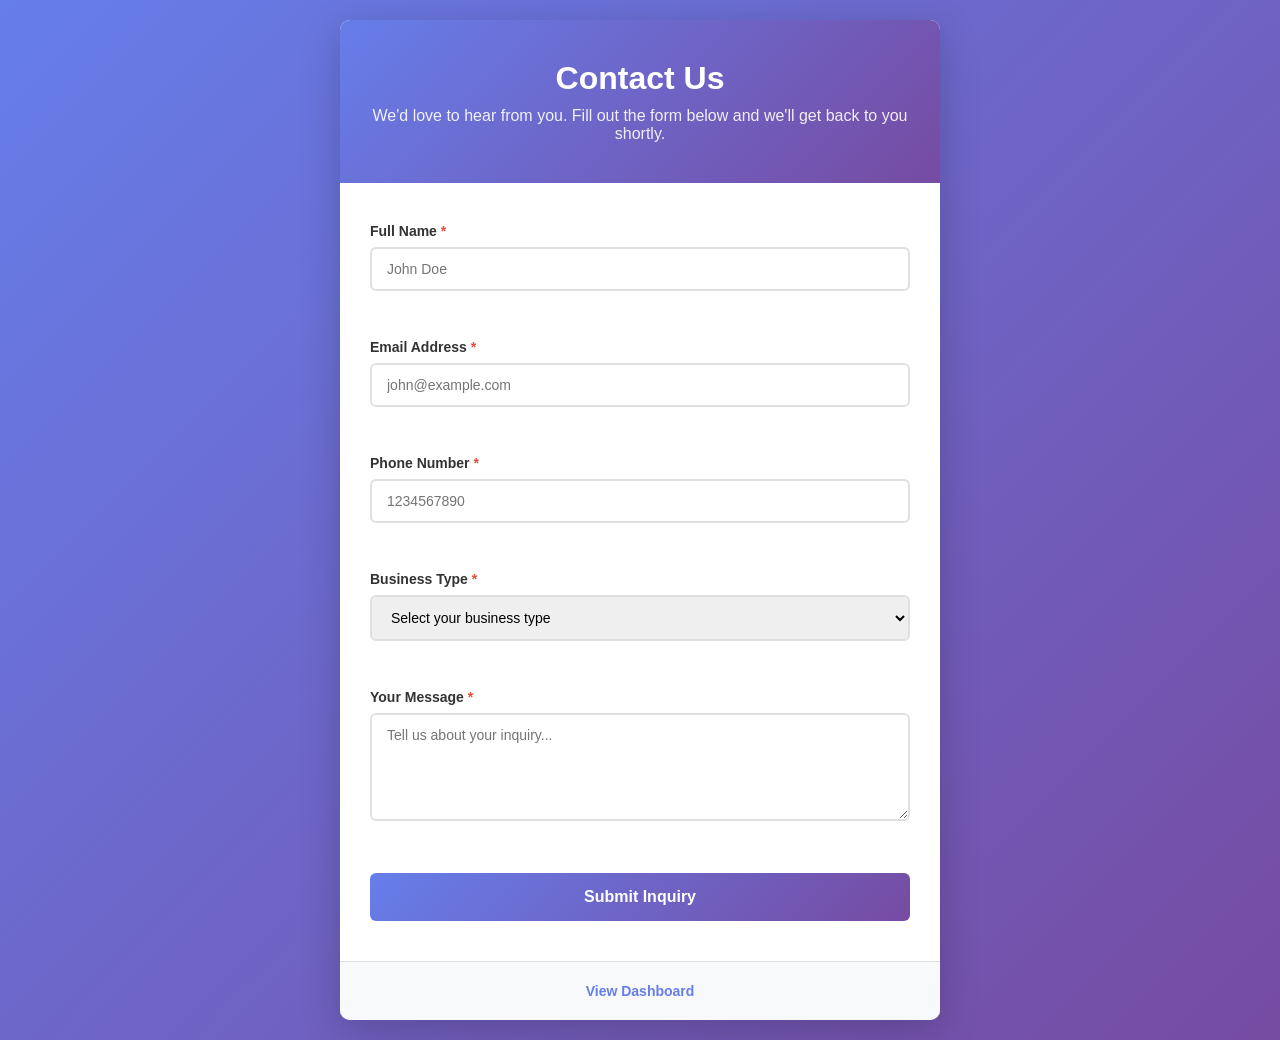
<file: src/main/resources/static/index.html>
<!DOCTYPE html>
<html lang="en">

<head>
    <meta charset="UTF-8" />

    <meta
        name="viewport"
        content="width=device-width, initial-scale=1.0"
    />

    <title>
        Lead Management - Submit Your Inquiry
    </title>

    <link
        rel="stylesheet"
        href="css/styles.css"
    />
</head>

<body>

    <div class="container">

        <!-- Header -->
        <div class="header">

            <h1>Contact Us</h1>

            <p>
                We'd love to hear from you.
                Fill out the form below and
                we'll get back to you shortly.
            </p>

        </div>

        <!-- Form Wrapper -->
        <div class="form-wrapper">

            <form id="leadForm">

                <!-- Full Name -->
                <div class="form-group">

                    <label for="name">
                        Full Name
                        <span class="required">*</span>
                    </label>

                    <input
                        type="text"
                        id="name"
                        name="name"
                        placeholder="John Doe"
                        required
                    />

                    <span
                        class="error-message"
                        id="nameError"
                    ></span>

                </div>

                <!-- Email -->
                <div class="form-group">

                    <label for="email">
                        Email Address
                        <span class="required">*</span>
                    </label>

                    <input
                        type="email"
                        id="email"
                        name="email"
                        placeholder="john@example.com"
                        required
                    />

                    <span
                        class="error-message"
                        id="emailError"
                    ></span>

                </div>

                <!-- Phone Number -->
                <div class="form-group">

                    <label for="phoneNumber">
                        Phone Number
                        <span class="required">*</span>
                    </label>

                    <input
                        type="tel"
                        id="phoneNumber"
                        name="phoneNumber"
                        placeholder="1234567890"
                        required
                    />

                    <span
                        class="error-message"
                        id="phoneError"
                    ></span>

                </div>

                <!-- Business Type -->
                <div class="form-group">

                    <label for="businessType">
                        Business Type
                        <span class="required">*</span>
                    </label>

                    <select
                        id="businessType"
                        name="businessType"
                        required
                    >

                        <option value="">
                            Select your business type
                        </option>

                        <option value="Retail">
                            Retail
                        </option>

                        <option value="Technology">
                            Technology
                        </option>

                        <option value="Healthcare">
                            Healthcare
                        </option>

                        <option value="Finance">
                            Finance
                        </option>

                        <option value="Manufacturing">
                            Manufacturing
                        </option>

                        <option value="Real Estate">
                            Real Estate
                        </option>

                        <option value="Education">
                            Education
                        </option>

                        <option value="Other">
                            Other
                        </option>

                    </select>

                    <span
                        class="error-message"
                        id="businessTypeError"
                    ></span>

                </div>

                <!-- Message -->
                <div class="form-group">

                    <label for="message">
                        Your Message
                        <span class="required">*</span>
                    </label>

                    <textarea
                        id="message"
                        name="message"
                        rows="5"
                        placeholder="Tell us about your inquiry..."
                        required
                    ></textarea>

                    <span
                        class="error-message"
                        id="messageError"
                    ></span>

                </div>

                <!-- Submit Button -->
                <button
                    type="submit"
                    class="btn-submit"
                    id="submitBtn"
                >

                    <span class="btn-text">
                        Submit Inquiry
                    </span>

                    <span
                        class="btn-loader"
                        style="display: none;"
                    ></span>

                </button>

            </form>

            <!-- Success Message -->
            <div
                id="successMessage"
                class="success-box"
                style="display: none;"
            >

                <h3>Thank You!</h3>

                <p>
                    Your inquiry has been submitted
                    successfully. We'll get back to
                    you soon.
                </p>

            </div>

        </div>

        <!-- Footer -->
        <div class="footer">

            <a
                href="dashboard.html"
                class="dashboard-link"
            >
                View Dashboard
            </a>

        </div>

    </div>

    <!-- JavaScript -->
    <script src="js/form.js"></script>

</body>
</html>
</file>
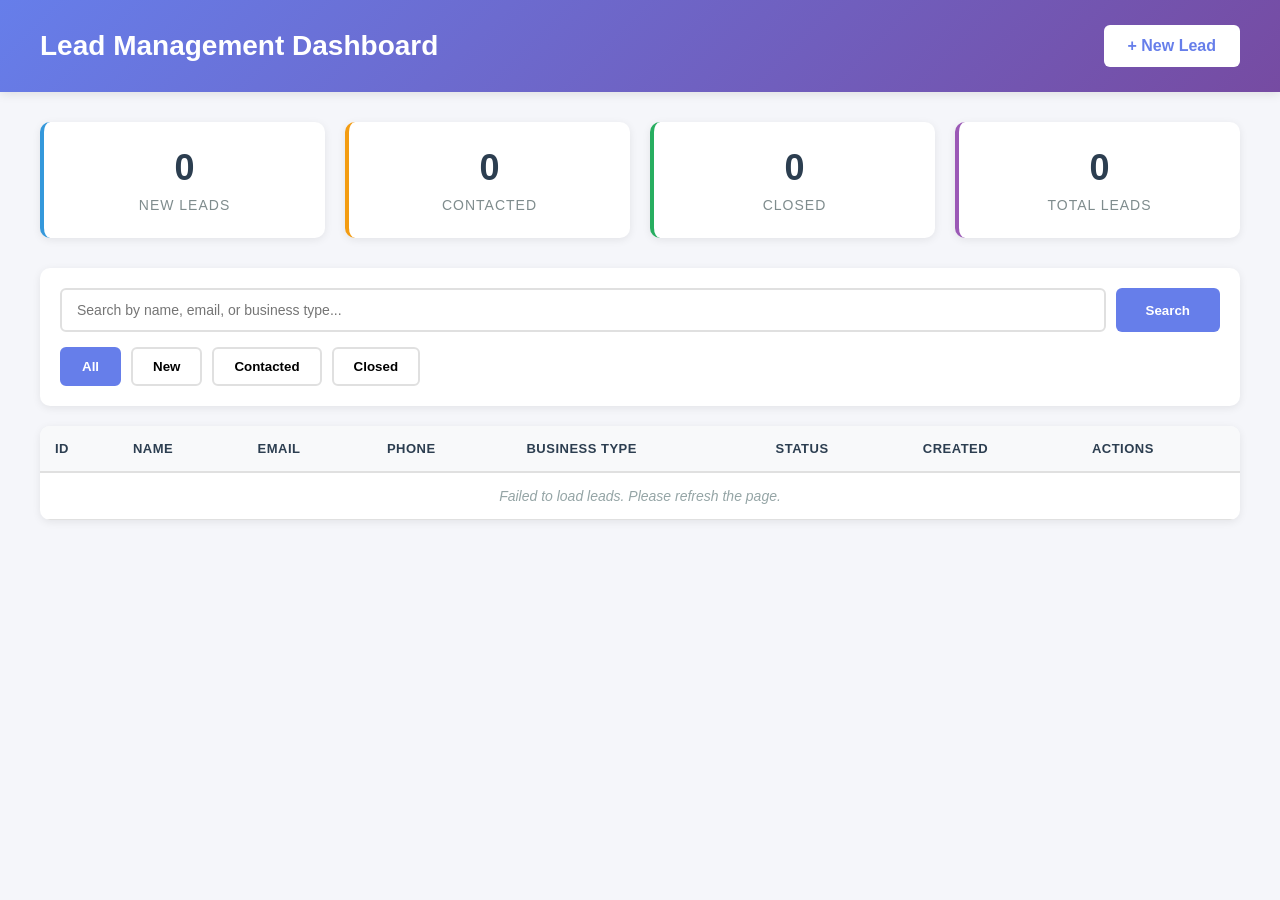
<file: src/main/resources/static/dashboard.html>
<!DOCTYPE html>
<html lang="en">

<head>
    <meta charset="UTF-8" />

    <meta
        name="viewport"
        content="width=device-width, initial-scale=1.0"
    />

    <title>Lead Management Dashboard</title>

    <link
        rel="stylesheet"
        href="css/dashboard.css"
    />
</head>

<body>

    <div class="dashboard-container">

        <!-- Header -->
        <header class="dashboard-header">

            <h1>Lead Management Dashboard</h1>

            <a
                href="index.html"
                class="btn-new-lead"
            >
                + New Lead
            </a>

        </header>

        <!-- Dashboard Content -->
        <div class="dashboard-content">

            <!-- Statistics Cards -->
            <div class="stats-container">

                <div class="stat-card new-leads">
                    <div
                        class="stat-value"
                        id="newLeadsCount"
                    >
                        0
                    </div>

                    <div class="stat-label">
                        New Leads
                    </div>
                </div>

                <div class="stat-card contacted-leads">

                    <div
                        class="stat-value"
                        id="contactedLeadsCount"
                    >
                        0
                    </div>

                    <div class="stat-label">
                        Contacted
                    </div>
                </div>

                <div class="stat-card closed-leads">

                    <div
                        class="stat-value"
                        id="closedLeadsCount"
                    >
                        0
                    </div>

                    <div class="stat-label">
                        Closed
                    </div>
                </div>

                <div class="stat-card total-leads">

                    <div
                        class="stat-value"
                        id="totalLeadsCount"
                    >
                        0
                    </div>

                    <div class="stat-label">
                        Total Leads
                    </div>
                </div>

            </div>

            <!-- Filters Section -->
            <div class="filters-section">

                <!-- Search -->
                <div class="search-bar">

                    <input
                        type="text"
                        id="searchInput"
                        placeholder="Search by name, email, or business type..."
                    />

                    <button
                        onclick="searchLeads()"
                        class="btn-search"
                    >
                        Search
                    </button>

                </div>

                <!-- Status Filters -->
                <div class="filter-buttons">

                    <button
                        class="filter-btn active"
                        data-status="ALL"
                        onclick="filterByStatus('ALL')"
                    >
                        All
                    </button>

                    <button
                        class="filter-btn"
                        data-status="NEW"
                        onclick="filterByStatus('NEW')"
                    >
                        New
                    </button>

                    <button
                        class="filter-btn"
                        data-status="CONTACTED"
                        onclick="filterByStatus('CONTACTED')"
                    >
                        Contacted
                    </button>

                    <button
                        class="filter-btn"
                        data-status="CLOSED"
                        onclick="filterByStatus('CLOSED')"
                    >
                        Closed
                    </button>

                </div>

            </div>

            <!-- Leads Table -->
            <div class="leads-table-container">

                <table class="leads-table">

                    <thead>
                        <tr>
                            <th>ID</th>
                            <th>Name</th>
                            <th>Email</th>
                            <th>Phone</th>
                            <th>Business Type</th>
                            <th>Status</th>
                            <th>Created</th>
                            <th>Actions</th>
                        </tr>
                    </thead>

                    <tbody id="leadsTableBody">

                        <tr>
                            <td
                                colspan="8"
                                class="loading-message"
                            >
                                Loading leads...
                            </td>
                        </tr>

                    </tbody>

                </table>

            </div>

        </div>

    </div>

    <!-- Lead Details Modal -->
    <div
        id="leadModal"
        class="modal"
    >

        <div class="modal-content">

            <span
                class="close-modal"
                onclick="closeModal()"
            >
                &times;
            </span>

            <h2>Lead Details</h2>

            <div id="modalBody"></div>

        </div>

    </div>

    <!-- JavaScript -->
    <script src="js/dashboard.js"></script>

</body>
</html>
</file>
<file: src/main/resources/static/css/styles.css>
/* ========================================
   Global Styles
======================================== */

* {
    margin: 0;
    padding: 0;
    box-sizing: border-box;
}

/* ========================================
   Body
======================================== */

body {
    font-family: "Segoe UI", Tahoma, Geneva, Verdana, sans-serif;

    background: linear-gradient(
        135deg,
        #667eea 0%,
        #764ba2 100%
    );

    min-height: 100vh;
    padding: 20px;
}

/* ========================================
   Main Container
======================================== */

.container {
    max-width: 600px;
    margin: 0 auto;

    background: #ffffff;

    border-radius: 10px;

    box-shadow: 0 10px 40px rgba(0, 0, 0, 0.2);

    overflow: hidden;
}

/* ========================================
   Header Section
======================================== */

.header {

    background: linear-gradient(
        135deg,
        #667eea 0%,
        #764ba2 100%
    );

    color: #ffffff;

    padding: 40px 30px;

    text-align: center;
}

.header h1 {
    font-size: 32px;
    margin-bottom: 10px;
}

.header p {
    font-size: 16px;
    opacity: 0.9;
}

/* ========================================
   Form Wrapper
======================================== */

.form-wrapper {
    padding: 40px 30px;
}

/* ========================================
   Form Group
======================================== */

.form-group {
    margin-bottom: 25px;
}

.form-group label {

    display: block;

    margin-bottom: 8px;

    font-weight: 600;

    color: #333333;

    font-size: 14px;
}

.required {
    color: #e74c3c;
}

/* ========================================
   Form Inputs
======================================== */

.form-group input,
.form-group select,
.form-group textarea {

    width: 100%;

    padding: 12px 15px;

    border: 2px solid #e0e0e0;

    border-radius: 6px;

    font-size: 14px;

    transition: all 0.3s ease;

    font-family: inherit;
}

/* ========================================
   Input Focus
======================================== */

.form-group input:focus,
.form-group select:focus,
.form-group textarea:focus {

    outline: none;

    border-color: #667eea;

    box-shadow: 0 0 0 3px rgba(
        102,
        126,
        234,
        0.1
    );
}

/* ========================================
   Input Error State
======================================== */

.form-group input.error,
.form-group select.error,
.form-group textarea.error {
    border-color: #e74c3c;
}

/* ========================================
   Error Message
======================================== */

.error-message {

    display: block;

    color: #e74c3c;

    font-size: 12px;

    margin-top: 5px;

    min-height: 18px;
}

/* ========================================
   Submit Button
======================================== */

.btn-submit {

    width: 100%;

    padding: 15px;

    background: linear-gradient(
        135deg,
        #667eea 0%,
        #764ba2 100%
    );

    color: #ffffff;

    border: none;

    border-radius: 6px;

    font-size: 16px;

    font-weight: 600;

    cursor: pointer;

    transition: transform 0.2s ease;

    position: relative;
}

.btn-submit:hover {

    transform: translateY(-2px);

    box-shadow: 0 5px 15px rgba(
        102,
        126,
        234,
        0.4
    );
}

.btn-submit:disabled {

    opacity: 0.7;

    cursor: not-allowed;

    transform: none;
}

/* ========================================
   Button Loader
======================================== */

.btn-loader {

    border: 3px solid rgba(
        255,
        255,
        255,
        0.3
    );

    border-top: 3px solid #ffffff;

    border-radius: 50%;

    width: 20px;
    height: 20px;

    animation: spin 1s linear infinite;

    display: inline-block;

    margin-left: 10px;
}

/* ========================================
   Loader Animation
======================================== */

@keyframes spin {

    0% {
        transform: rotate(0deg);
    }

    100% {
        transform: rotate(360deg);
    }
}

/* ========================================
   Success Message Box
======================================== */

.success-box {

    background: #d4edda;

    border: 1px solid #c3e6cb;

    color: #155724;

    padding: 20px;

    border-radius: 6px;

    text-align: center;
}

.success-box h3 {

    margin-bottom: 10px;

    color: #155724;
}

/* ========================================
   Footer
======================================== */

.footer {

    background: #f8f9fa;

    padding: 20px;

    text-align: center;

    border-top: 1px solid #e0e0e0;
}

/* ========================================
   Dashboard Link
======================================== */

.dashboard-link {

    color: #667eea;

    text-decoration: none;

    font-weight: 600;

    font-size: 14px;

    transition: color 0.3s ease;
}

.dashboard-link:hover {

    color: #764ba2;

    text-decoration: underline;
}

/* ========================================
   Responsive Design
======================================== */

@media (max-width: 768px) {

    .container {
        margin: 0;
        border-radius: 0;
    }

    .header {
        padding: 30px 20px;
    }

    .header h1 {
        font-size: 24px;
    }

    .form-wrapper {
        padding: 30px 20px;
    }
}
</file>
<file: src/main/resources/static/css/dashboard.css>
/* ========================================
   Global Styles
======================================== */

* {
    margin: 0;
    padding: 0;
    box-sizing: border-box;
}

/* ========================================
   Body
======================================== */

body {

    font-family: "Segoe UI",
                 Tahoma,
                 Geneva,
                 Verdana,
                 sans-serif;

    background: #f5f6fa;

    color: #2c3e50;
}

/* ========================================
   Dashboard Container
======================================== */

.dashboard-container {
    min-height: 100vh;
}

/* ========================================
   Dashboard Header
======================================== */

.dashboard-header {

    background: linear-gradient(
        135deg,
        #667eea 0%,
        #764ba2 100%
    );

    color: #ffffff;

    padding: 25px 40px;

    display: flex;

    justify-content: space-between;

    align-items: center;

    box-shadow: 0 2px 10px rgba(
        0,
        0,
        0,
        0.1
    );
}

.dashboard-header h1 {

    font-size: 28px;

    font-weight: 600;
}

/* ========================================
   New Lead Button
======================================== */

.btn-new-lead {

    background: #ffffff;

    color: #667eea;

    padding: 12px 24px;

    border-radius: 6px;

    text-decoration: none;

    font-weight: 600;

    transition: all 0.3s ease;
}

.btn-new-lead:hover {

    background: #f8f9fa;

    transform: translateY(-2px);

    box-shadow: 0 4px 12px rgba(
        0,
        0,
        0,
        0.15
    );
}

/* ========================================
   Dashboard Content
======================================== */

.dashboard-content {
    padding: 30px 40px;
}

/* ========================================
   Statistics Section
======================================== */

.stats-container {

    display: grid;

    grid-template-columns:
        repeat(auto-fit, minmax(200px, 1fr));

    gap: 20px;

    margin-bottom: 30px;
}

/* ========================================
   Statistic Card
======================================== */

.stat-card {

    background: #ffffff;

    padding: 25px;

    border-radius: 10px;

    box-shadow: 0 2px 8px rgba(
        0,
        0,
        0,
        0.08
    );

    text-align: center;

    border-left: 4px solid #667eea;

    transition: transform 0.3s ease;
}

.stat-card:hover {

    transform: translateY(-5px);

    box-shadow: 0 4px 12px rgba(
        0,
        0,
        0,
        0.12
    );
}

/* ========================================
   Statistic Card Colors
======================================== */

.stat-card.new-leads {
    border-left-color: #3498db;
}

.stat-card.contacted-leads {
    border-left-color: #f39c12;
}

.stat-card.closed-leads {
    border-left-color: #27ae60;
}

.stat-card.total-leads {
    border-left-color: #9b59b6;
}

/* ========================================
   Statistic Text
======================================== */

.stat-value {

    font-size: 36px;

    font-weight: 700;

    color: #2c3e50;

    margin-bottom: 8px;
}

.stat-label {

    font-size: 14px;

    color: #7f8c8d;

    text-transform: uppercase;

    letter-spacing: 1px;
}

/* ========================================
   Filters Section
======================================== */

.filters-section {

    background: #ffffff;

    padding: 20px;

    border-radius: 10px;

    margin-bottom: 20px;

    box-shadow: 0 2px 8px rgba(
        0,
        0,
        0,
        0.08
    );
}

/* ========================================
   Search Bar
======================================== */

.search-bar {

    display: flex;

    gap: 10px;

    margin-bottom: 15px;
}

.search-bar input {

    flex: 1;

    padding: 12px 15px;

    border: 2px solid #e0e0e0;

    border-radius: 6px;

    font-size: 14px;

    transition: border-color 0.3s ease;
}

.search-bar input:focus {

    outline: none;

    border-color: #667eea;
}

/* ========================================
   Search Button
======================================== */

.btn-search {

    padding: 12px 30px;

    background: #667eea;

    color: #ffffff;

    border: none;

    border-radius: 6px;

    font-weight: 600;

    cursor: pointer;

    transition: background 0.3s ease;
}

.btn-search:hover {
    background: #5568d3;
}

/* ========================================
   Filter Buttons
======================================== */

.filter-buttons {

    display: flex;

    gap: 10px;

    flex-wrap: wrap;
}

.filter-btn {

    padding: 10px 20px;

    border: 2px solid #e0e0e0;

    background: #ffffff;

    border-radius: 6px;

    cursor: pointer;

    font-weight: 600;

    transition: all 0.3s ease;
}

.filter-btn:hover {

    border-color: #667eea;

    color: #667eea;
}

.filter-btn.active {

    background: #667eea;

    color: #ffffff;

    border-color: #667eea;
}

/* ========================================
   Leads Table Container
======================================== */

.leads-table-container {

    background: #ffffff;

    border-radius: 10px;

    overflow: hidden;

    box-shadow: 0 2px 8px rgba(
        0,
        0,
        0,
        0.08
    );
}

/* ========================================
   Leads Table
======================================== */

.leads-table {

    width: 100%;

    border-collapse: collapse;
}

.leads-table thead {
    background: #f8f9fa;
}

.leads-table th {

    padding: 15px;

    text-align: left;

    font-weight: 600;

    color: #2c3e50;

    border-bottom: 2px solid #e0e0e0;

    font-size: 13px;

    text-transform: uppercase;

    letter-spacing: 0.5px;
}

.leads-table td {

    padding: 15px;

    border-bottom: 1px solid #e0e0e0;

    font-size: 14px;
}

.leads-table tbody tr {
    transition: background 0.2s ease;
}

.leads-table tbody tr:hover {
    background: #f8f9fa;
}

/* ========================================
   Status Badge
======================================== */

.status-badge {

    padding: 6px 12px;

    border-radius: 20px;

    font-size: 12px;

    font-weight: 600;

    display: inline-block;
}

.status-badge.NEW {

    background: #e3f2fd;

    color: #1976d2;
}

.status-badge.CONTACTED {

    background: #fff3e0;

    color: #f57c00;
}

.status-badge.CLOSED {

    background: #e8f5e9;

    color: #388e3c;
}

/* ========================================
   Action Buttons
======================================== */

.action-buttons {

    display: flex;

    gap: 8px;
}

.btn-action {

    padding: 6px 12px;

    border: none;

    border-radius: 4px;

    cursor: pointer;

    font-size: 12px;

    font-weight: 600;

    transition: all 0.2s ease;
}

.btn-view {

    background: #667eea;

    color: #ffffff;
}

.btn-view:hover {
    background: #5568d3;
}

.btn-status {

    background: #95a5a6;

    color: #ffffff;
}

.btn-status:hover {
    background: #7f8c8d;
}

/* ========================================
   Loading / Empty Messages
======================================== */

.loading-message,
.no-leads-message {

    text-align: center;

    padding: 40px;

    color: #95a5a6;

    font-style: italic;
}

/* ========================================
   Modal
======================================== */

.modal {

    display: none;

    position: fixed;

    z-index: 1000;

    left: 0;
    top: 0;

    width: 100%;
    height: 100%;

    background: rgba(
        0,
        0,
        0,
        0.5
    );
}

/* ========================================
   Modal Content
======================================== */

.modal-content {

    background: #ffffff;

    margin: 5% auto;

    padding: 30px;

    border-radius: 10px;

    width: 90%;

    max-width: 600px;

    position: relative;

    box-shadow: 0 10px 40px rgba(
        0,
        0,
        0,
        0.3
    );
}

/* ========================================
   Close Modal Button
======================================== */

.close-modal {

    position: absolute;

    right: 20px;

    top: 20px;

    font-size: 28px;

    font-weight: bold;

    color: #95a5a6;

    cursor: pointer;

    transition: color 0.3s ease;
}

.close-modal:hover {
    color: #2c3e50;
}

/* ========================================
   Modal Heading
======================================== */

.modal h2 {

    margin-bottom: 20px;

    color: #2c3e50;
}

/* ========================================
   Modal Fields
======================================== */

.modal-field {
    margin-bottom: 15px;
}

.modal-label {

    font-weight: 600;

    color: #2c3e50;

    display: block;

    margin-bottom: 5px;
}

.modal-value {
    color: #7f8c8d;
}

/* ========================================
   Status Select
======================================== */

.status-select {

    padding: 8px 12px;

    border: 2px solid #e0e0e0;

    border-radius: 4px;

    margin-right: 10px;
}

/* ========================================
   Update Button
======================================== */

.btn-update {

    padding: 8px 16px;

    background: #667eea;

    color: #ffffff;

    border: none;

    border-radius: 4px;

    cursor: pointer;

    font-weight: 600;
}

.btn-update:hover {
    background: #5568d3;
}

/* ========================================
   Responsive Design
======================================== */

@media (max-width: 768px) {

    .dashboard-header {

        flex-direction: column;

        gap: 15px;

        text-align: center;
    }

    .dashboard-content {
        padding: 20px;
    }

    .leads-table-container {
        overflow-x: auto;
    }

    .leads-table {
        min-width: 800px;
    }
}
</file>
